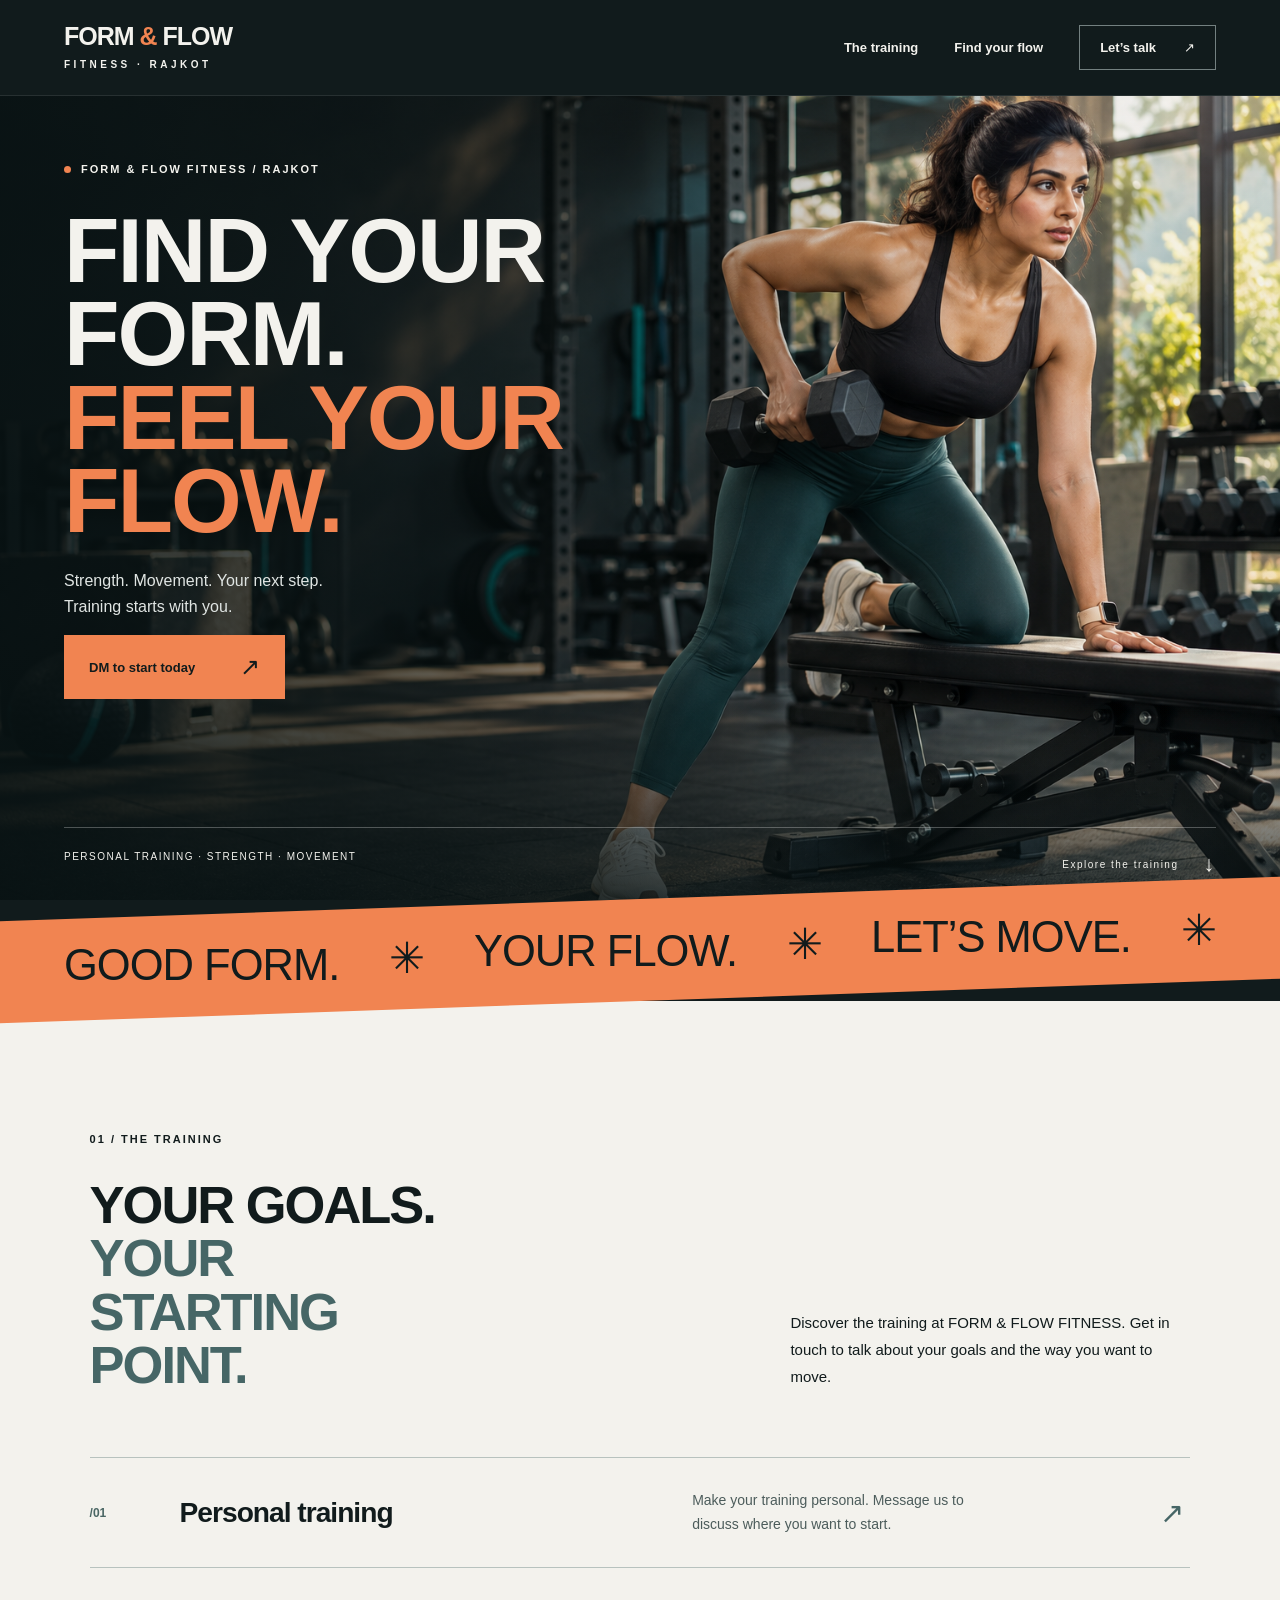
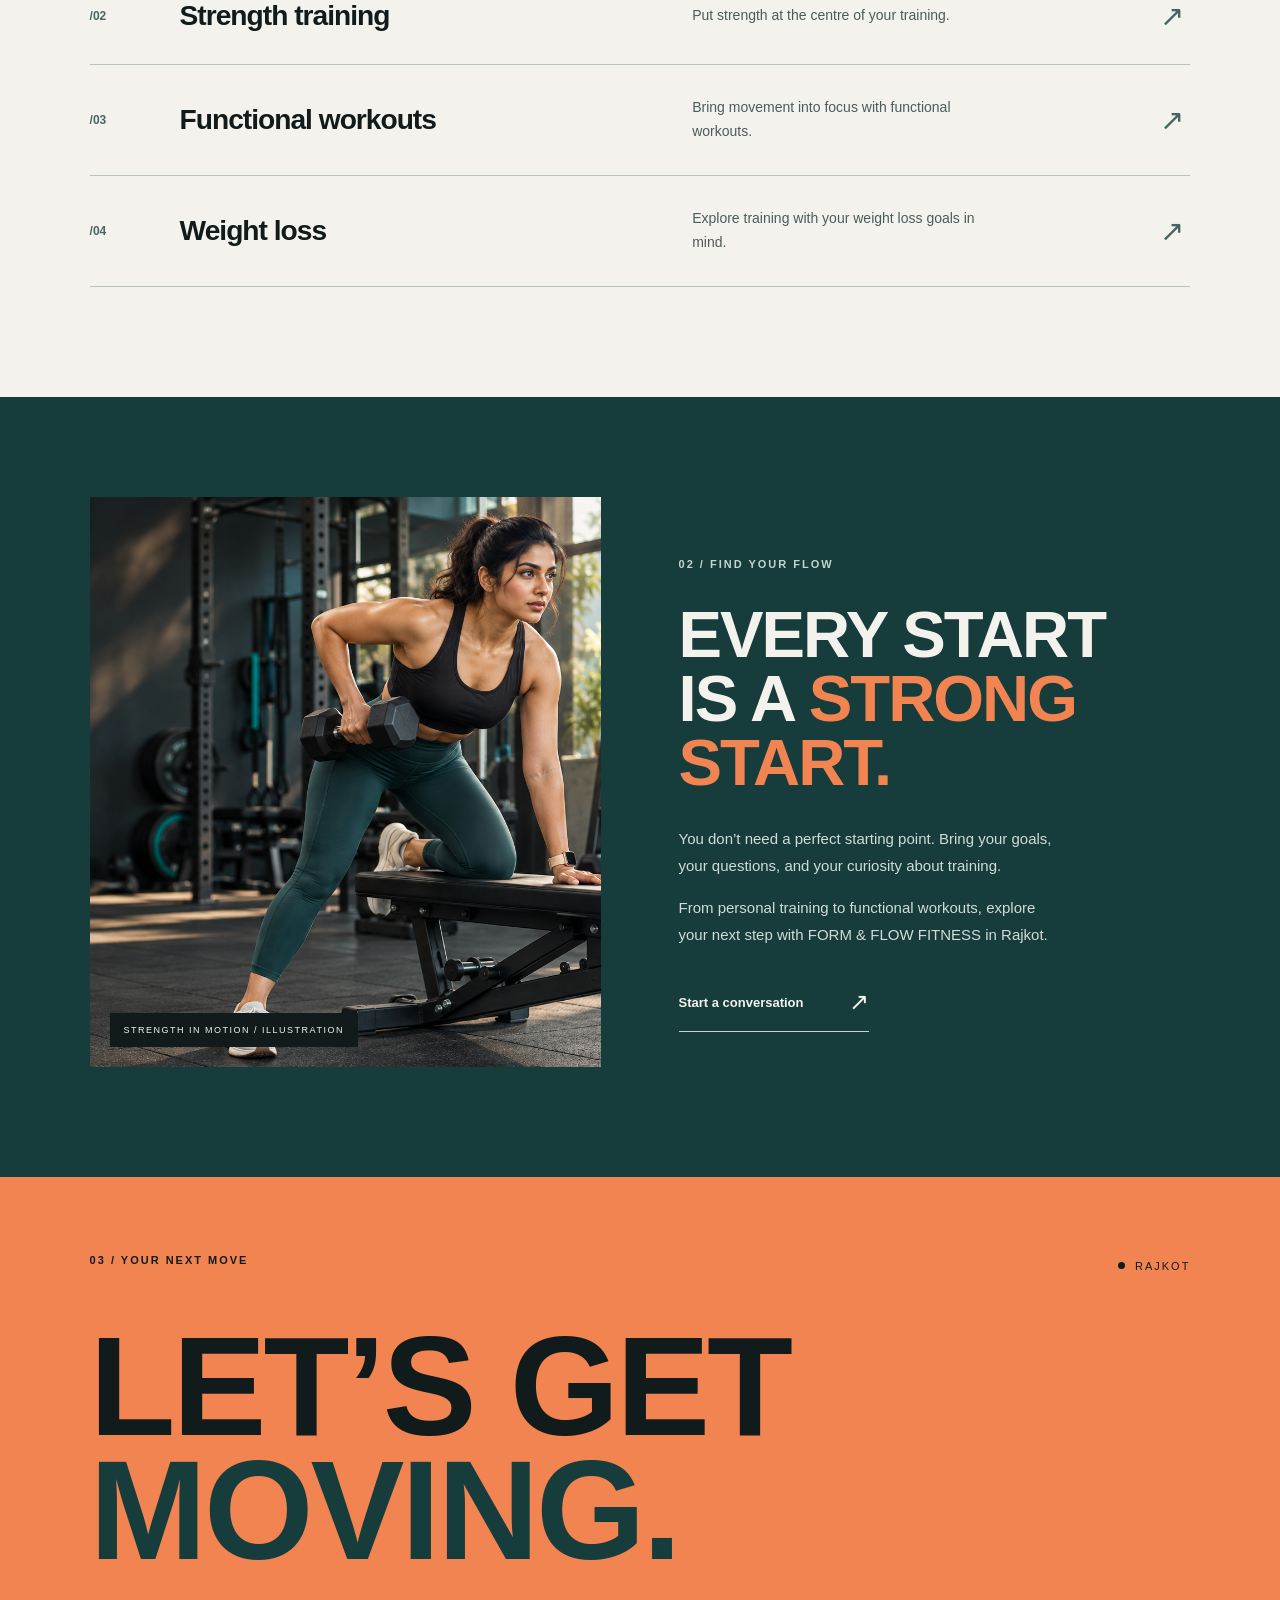
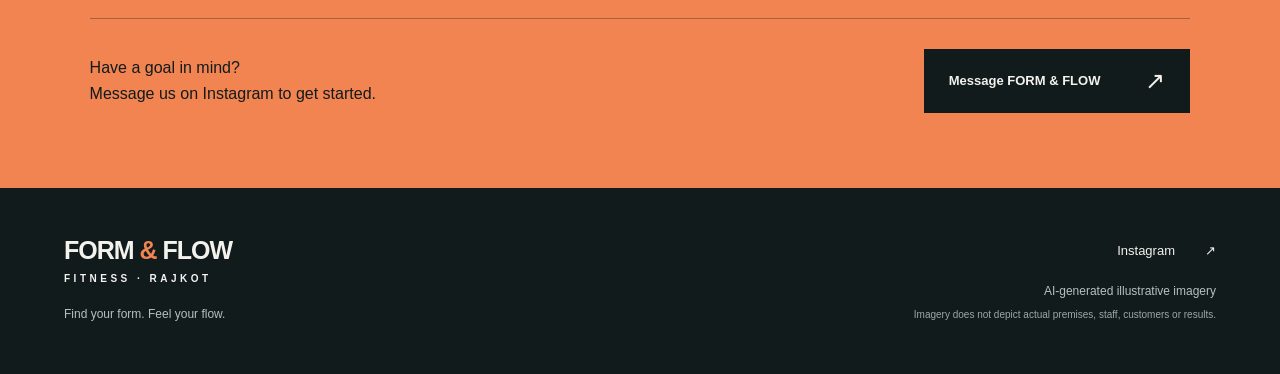
<file: docs/index.html>
<!doctype html>
<html lang="en">
  <head>
    <meta charset="UTF-8" />
    <meta name="viewport" content="width=device-width, initial-scale=1.0" />
    <meta name="robots" content="noindex,nofollow" />
    <meta name="theme-color" content="#111b1c" />
    <meta name="description" content="FORM & FLOW FITNESS in Rajkot. Explore personal training, strength training, functional workouts and weight loss. Message us on Instagram to get started." />
    <title>FORM & FLOW FITNESS | Rajkot</title>
    <script type="module" crossorigin src="./assets/index-Ksw3YsaW.js"></script>
    <link rel="stylesheet" crossorigin href="./assets/index-3IeoMThE.css">
  </head>
  <body>
    <div id="root"></div>
  </body>
</html>
</file>
<file: docs/assets/index-3IeoMThE.css>
:root{--brand-accent:#f18451;--ink:#111b1c;--teal:#173c3c;--paper:#f3f2ed;--muted:#b5c1bf;font-family:Arial,Helvetica,sans-serif;color:var(--ink);background:var(--ink);font-synthesis:none}*{box-sizing:border-box}html{scroll-behavior:smooth;scroll-padding-top:90px}body{margin:0}a{color:inherit;text-decoration:none}button{font:inherit}a,button{-webkit-tap-highlight-color:transparent}a:focus-visible,button:focus-visible{outline:3px solid var(--brand-accent);outline-offset:6px}img{display:block;width:100%;height:100%;object-fit:cover}::selection{background:var(--brand-accent);color:var(--ink)}.skip-link{position:fixed;top:8px;left:8px;padding:14px;background:var(--paper);z-index:20;transform:translateY(-150%)}.skip-link:focus{transform:translateY(0)}.header{height:96px;padding:0 5%;display:flex;align-items:center;justify-content:space-between;background:var(--ink);color:var(--paper);border-bottom:1px solid #ffffff18}.wordmark{font-size:25px;font-weight:900;letter-spacing:-1px;line-height:1;display:inline-block}.wordmark span{color:var(--brand-accent)}.wordmark small{display:block;font-size:10px;letter-spacing:3.5px;line-height:1.5;margin-top:8px;font-weight:600}.nav{display:flex;gap:36px;align-items:center;font-size:13px;font-weight:600}.nav>a{padding:12px 0;transition:color .2s}.nav>a:hover{color:var(--brand-accent)}.nav .nav-cta{border:1px solid #738080;padding:14px 20px;display:flex;gap:28px}.menu-toggle{display:none}.hero{min-height:780px;height:calc(100svh - 96px);max-height:1040px;position:relative;isolation:isolate;color:var(--paper);overflow:hidden}.hero-photo{position:absolute;inset:0;z-index:-3;object-position:65% center}.hero-shade{position:absolute;inset:0;z-index:-2;background:linear-gradient(90deg,#081213e8,#0812139e 35%,#0812130a 73%),linear-gradient(0deg,rgba(8,18,19,.75),transparent 25%)}.hero-content{padding:65px 5% 110px}.eyebrow{font-size:11px;font-weight:700;letter-spacing:2px;line-height:1.6}.hero .eyebrow{display:flex;align-items:center;gap:10px}.dot{display:inline-block;width:7px;height:7px;border-radius:50%;background:var(--brand-accent)}h1,h2,h3,p{margin-top:0}h1,h2{font-family:Impact,Arial Narrow,Helvetica Neue,sans-serif;font-weight:900;letter-spacing:-2px}h1{font-size:clamp(72px,7.1vw,112px);line-height:.92;margin:30px 0 25px}h1>span{color:var(--brand-accent)}.hero-description{font-size:16px;line-height:1.6;color:#e0e5e3}.button{padding:20px 25px;display:inline-flex;align-items:center;justify-content:space-between;gap:45px;font-weight:700;font-size:13px;min-height:56px;transition:transform .2s,background .2s}.button:hover{transform:translateY(-3px)}.button span{font-size:24px;line-height:1}.orange{background:var(--brand-accent);color:var(--ink)}.orange:hover{background:#ff9e70}.hero-bottom{position:absolute;bottom:0;left:5%;right:5%;padding:23px 0;display:flex;justify-content:space-between;gap:20px;border-top:1px solid #ffffff45;font-size:10px;letter-spacing:1.5px}.hero-bottom>a{display:flex;gap:25px;align-items:center}.hero-bottom>a span{font-size:22px}.ticker{background:var(--brand-accent);padding:26px 5%;display:flex;align-items:center;justify-content:space-between;gap:25px;transform:skewY(-2deg);margin:-1px 0 0;position:relative;z-index:2;font-family:Impact,Arial Narrow,sans-serif;font-size:clamp(25px,3.4vw,50px);letter-spacing:-1px}.ticker span{transform:skewY(2deg);white-space:nowrap}.ticker .star{font-family:Arial,sans-serif;font-size:43px}.section{padding:110px 7%}.training{background:var(--paper);padding-top:130px}.section-heading{display:grid;grid-template-columns:1fr 1.7fr;gap:18px 65px;align-items:end;margin-bottom:65px}.section-heading .eyebrow{grid-column:1/-1}.section-heading h2{font-size:clamp(42px,4.1vw,64px);line-height:1.02;margin:0}.section-heading h2 span{color:#466666}.section-heading>p:last-child{font-size:15px;line-height:1.8;max-width:400px;justify-self:end;margin-bottom:2px}.service{border-top:1px solid #b7c2be;padding:31px 0;display:grid;grid-template-columns:65px 1.1fr 1fr 30px;align-items:center;gap:25px}.service:last-child{border-bottom:1px solid #b7c2be}.service-number{font-size:12px;color:#4a6664;font-weight:700}.service h3{font-size:clamp(21px,2.2vw,33px);letter-spacing:-1px;margin:0}.service p{font-size:14px;line-height:1.7;margin:0;color:#4c5c5b;max-width:320px}.service>span:last-child{font-size:29px;color:#466666}.approach{background:var(--teal);color:var(--paper);display:grid;grid-template-columns:1fr 1fr;gap:7%;padding:100px 7% 110px}.approach-image{min-height:570px;position:relative;overflow:hidden}.approach-image img{object-position:76% center;transition:transform .7s}.approach-image:hover img{transform:scale(1.035)}.image-label{position:absolute;bottom:20px;left:20px;background:var(--ink);padding:12px 14px;font-size:9px;letter-spacing:1.5px}.approach-content{padding:40px 0 15px;align-self:center}.approach .eyebrow{color:#c2d4ce;margin-bottom:30px}.approach h2{font-size:clamp(48px,5.1vw,76px);line-height:.98;margin-bottom:30px}.approach h2 span{color:var(--brand-accent)}.approach-content>p:not(.eyebrow){font-size:15px;line-height:1.8;color:#d1dcd7;max-width:380px}.text-link{display:inline-flex;align-items:center;gap:45px;border-bottom:1px solid #c2d4ce;padding:15px 0;font-size:13px;font-weight:700;margin-top:10px;transition:color .2s}.text-link:hover{color:var(--brand-accent)}.text-link span{font-size:24px}.contact{background:var(--brand-accent);padding-top:75px;padding-bottom:75px}.contact-top{display:flex;justify-content:space-between;align-items:center}.location{font-size:11px;letter-spacing:2px;display:flex;align-items:center;gap:10px}.location .dot{background:var(--ink)}.contact h2{font-size:clamp(80px,11vw,160px);line-height:.88;margin:45px 0;letter-spacing:-3px}.contact h2 span{color:#173c3c}.contact-bottom{display:flex;align-items:center;justify-content:space-between;gap:30px;border-top:1px solid #111b1c55;padding-top:30px}.contact-bottom p{font-size:16px;line-height:1.6;margin:0}.dark{background:var(--ink);color:var(--paper)}.dark:hover{background:var(--teal)}.contact a:focus-visible{outline-color:var(--ink)}.footer{padding:50px 5%;display:flex;justify-content:space-between;gap:35px;color:var(--paper)}.footer p{font-size:12px;color:#b5c1bf;margin:18px 0 0;line-height:1.7}.footer-right{text-align:right;max-width:365px}.footer-right>a{font-size:13px;display:inline-flex;gap:30px;padding:5px 0}.footer-right .image-disclaimer{font-size:10px;margin-top:5px;color:#9aa9a6}[data-reveal]{transition:opacity .7s ease,transform .7s ease}.reveal-pending{opacity:0;transform:translateY(24px)}@media(min-width:1600px){.hero-content{padding-top:90px}}@media(max-width:900px){.header{padding:0 5%;height:82px}.nav{gap:22px}.hero{height:auto;min-height:760px}.hero-content{padding-top:65px}.hero-photo{object-position:63% center}.hero-shade{background:linear-gradient(90deg,#081213e8,#08121380 55%,#08121315),linear-gradient(0deg,#081213a8,transparent 35%)}h1{font-size:88px}.section{padding:80px 6%}.training{padding-top:100px}.section-heading{gap:20px 30px;grid-template-columns:1.4fr 1fr}.service{grid-template-columns:35px 1.1fr 1fr 24px;gap:15px}.approach{padding:70px 6%;gap:6%}.approach-image{min-height:480px}.approach-content{padding:10px 0}.approach h2{font-size:53px}.ticker .star{font-size:30px}}@media(max-width:600px){html{scroll-padding-top:20px}.header{height:80px;position:relative;z-index:5}.wordmark{font-size:22px}.wordmark small{font-size:9px;letter-spacing:2.7px}.menu-toggle{display:block;border:1px solid #738080;background:transparent;color:var(--paper);padding:12px 14px;font-size:12px;min-height:44px}.nav{display:none;position:absolute;top:80px;left:0;right:0;background:var(--ink);padding:20px 6% 28px;align-items:stretch;gap:12px;border-bottom:1px solid #738080}.nav.open{display:flex;flex-direction:column}.nav>a{min-height:44px}.nav .nav-cta{justify-content:space-between}.hero{min-height:790px}.hero-photo{object-position:67% center}.hero-shade{background:linear-gradient(90deg,#081213d9,#08121370 75%,#08121340),linear-gradient(0deg,#081213e6,transparent 50%)}.hero-content{padding:42px 6% 100px}.hero .eyebrow{font-size:9px;letter-spacing:1.3px}h1{font-size:clamp(68px,17.8vw,92px);margin-top:32px;line-height:.97;letter-spacing:-1.5px}.hero-description{margin:26px 0;font-size:15px}.hero-bottom{left:6%;right:6%;align-items:center;padding:20px 0}.hero-bottom>span{max-width:145px;font-size:8px;line-height:1.7;letter-spacing:1px}.hero-bottom>a{font-size:9px;letter-spacing:.4px;gap:12px}.ticker{padding:22px 6%;gap:15px;overflow:hidden;font-size:27px;justify-content:flex-start}.ticker .star{font-size:24px}.ticker span:nth-last-child(-n+2){display:none}.section{padding:68px 6%}.training{padding-top:85px}.section-heading{display:block;margin-bottom:35px}.section-heading .eyebrow{margin-bottom:24px}.section-heading h2{font-size:43px;letter-spacing:-1px}.section-heading>p:last-child{margin:23px 0 0;font-size:14px}.service{padding:27px 0;grid-template-columns:27px 1fr 22px;gap:13px}.service h3{font-size:24px;letter-spacing:-.6px}.service p{grid-column:2;grid-row:2;font-size:13px}.service>span:last-child{grid-column:3;grid-row:1;font-size:25px}.approach{display:flex;flex-direction:column;padding:55px 6% 65px;gap:40px}.approach-image{min-height:0;height:390px}.approach-image img{object-position:76% center}.approach-content{align-self:stretch}.approach h2{font-size:61px;letter-spacing:-1px}.approach .eyebrow{margin-bottom:24px}.contact{padding-top:48px;padding-bottom:48px}.contact h2{font-size:clamp(72px,20vw,108px);letter-spacing:-2px;margin:35px 0}.contact-bottom{align-items:flex-start;flex-direction:column;gap:26px}.contact-bottom p{font-size:14px}.contact-bottom .button{width:100%;gap:15px}.contact-top .eyebrow,.location{font-size:9px;letter-spacing:1.2px}.footer{padding:38px 6%;flex-direction:column;gap:32px}.footer-right{text-align:left}.footer p{margin-top:14px}.button{padding:18px 22px}}@media(prefers-reduced-motion:reduce){html{scroll-behavior:auto}*,*:before,*:after{transition:none!important;animation:none!important}.reveal-pending{opacity:1;transform:none}.button:hover,.approach-image:hover img{transform:none}}
</file>
